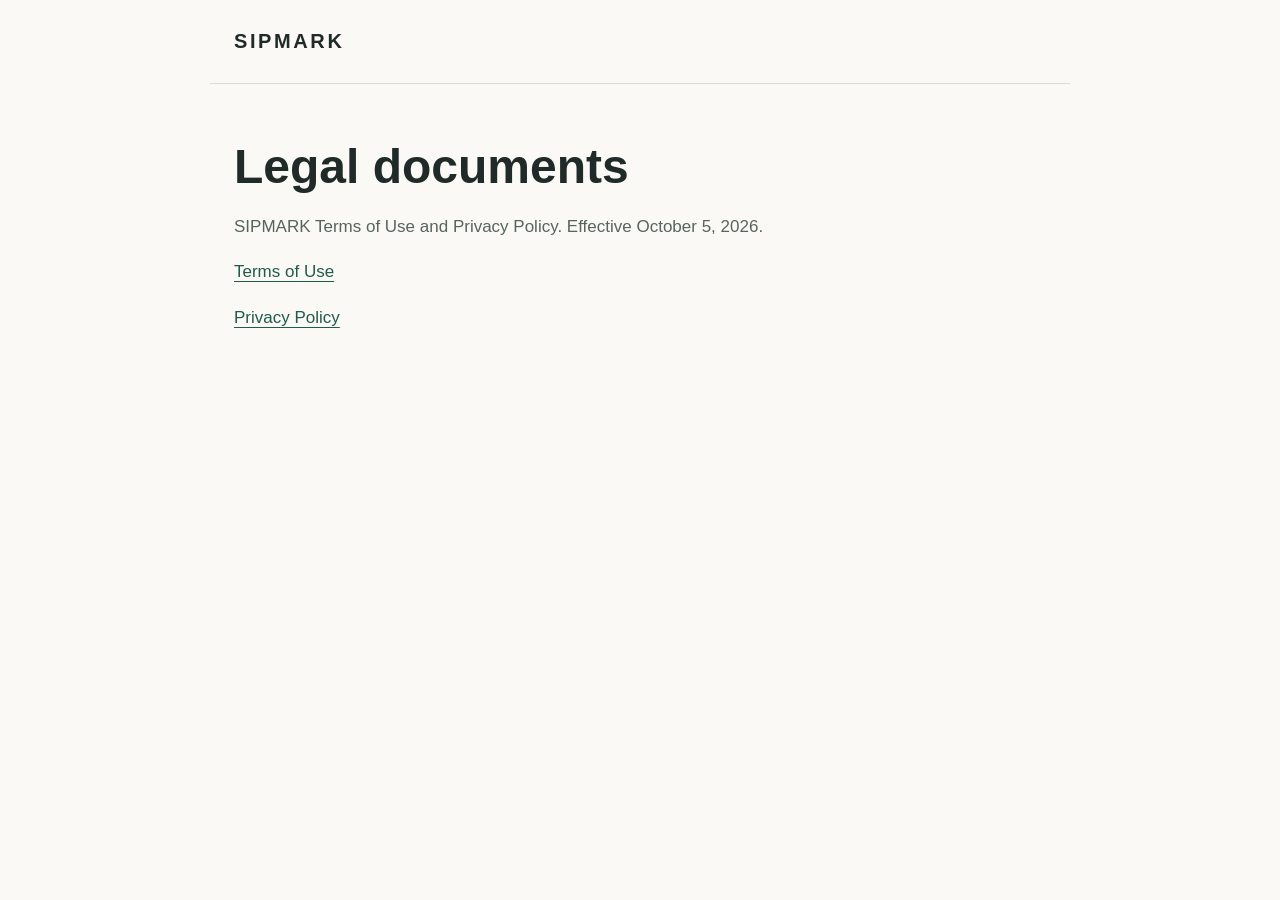
<file: index.html>
<!doctype html><html lang="en"><head><meta charset="utf-8"><meta name="viewport" content="width=device-width,initial-scale=1"><title>Legal | SIPMARK</title><link rel="stylesheet" href="styles.css"></head><body><header><b>SIPMARK</b></header><main><h1>Legal documents</h1><p class="meta">SIPMARK Terms of Use and Privacy Policy. Effective October 5, 2026.</p><p><a href="terms/">Terms of Use</a></p><p><a href="privacy/">Privacy Policy</a></p></main></body></html>
</file>
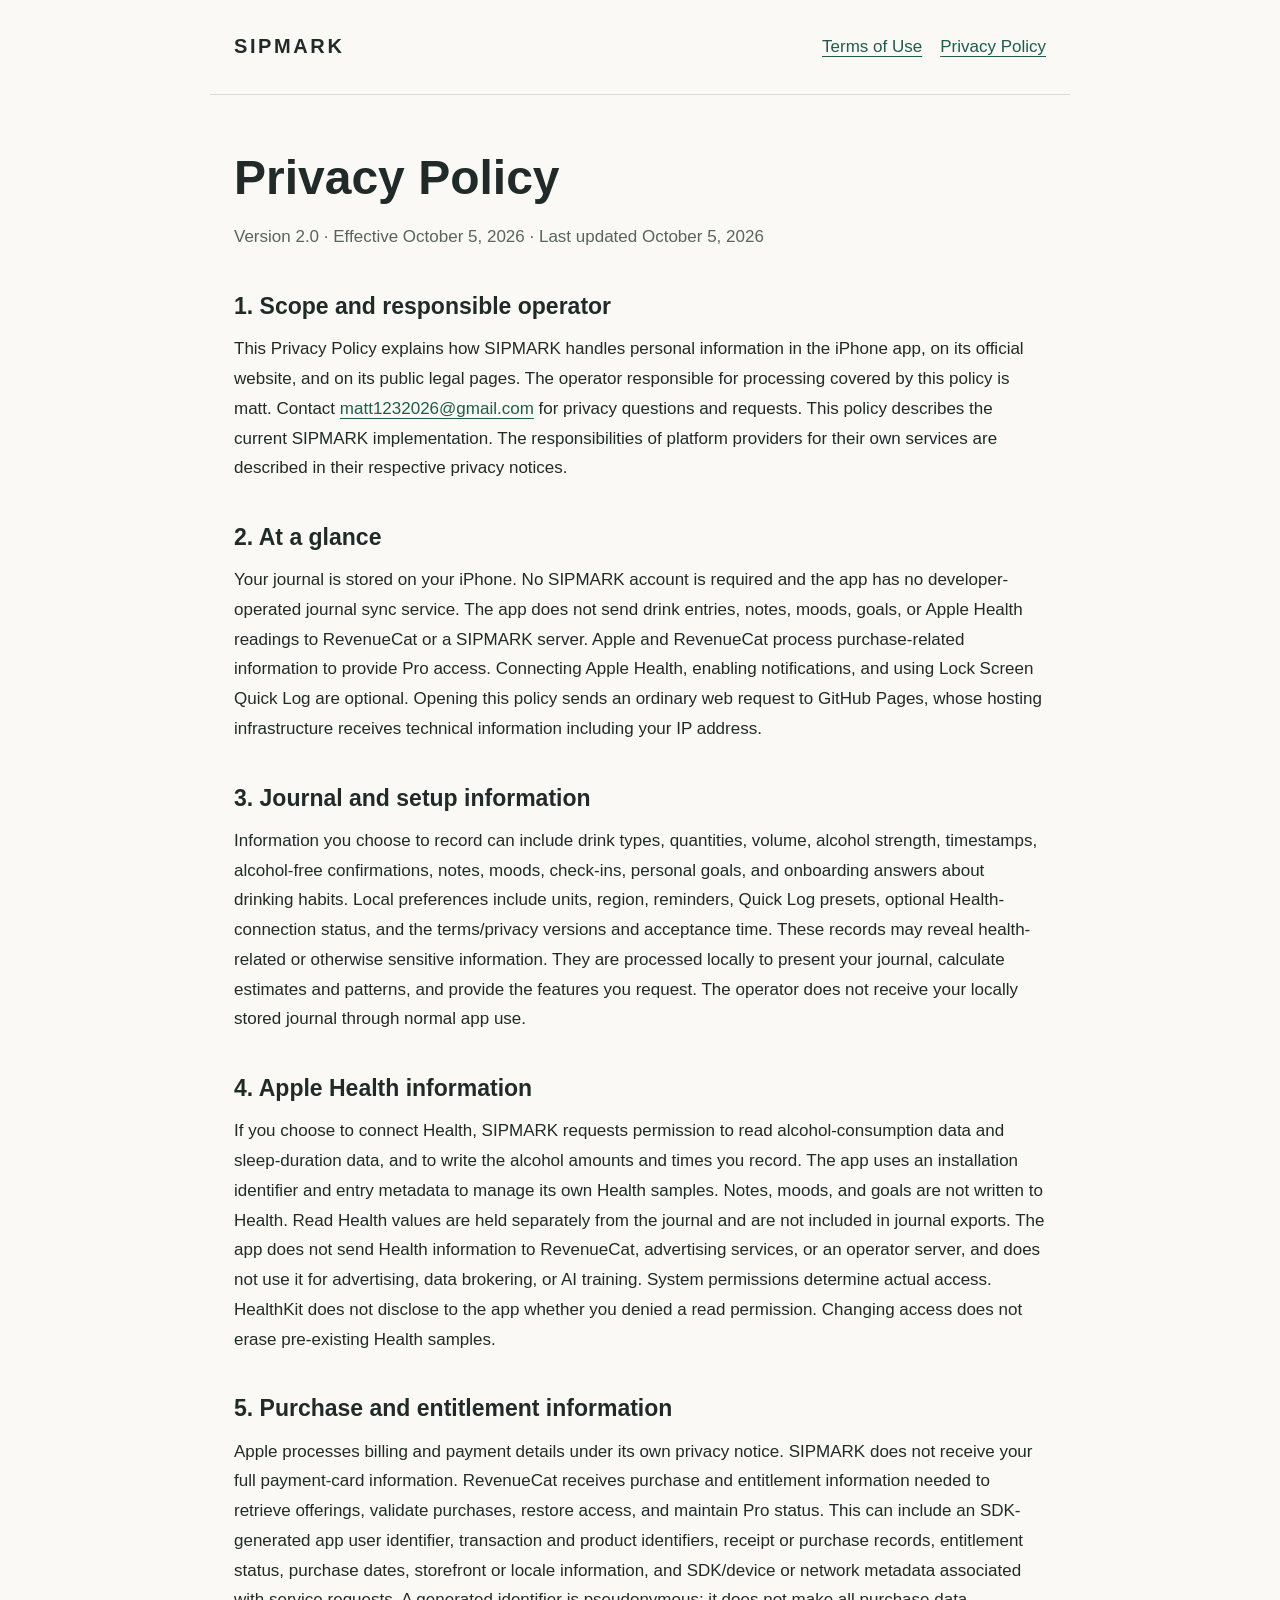
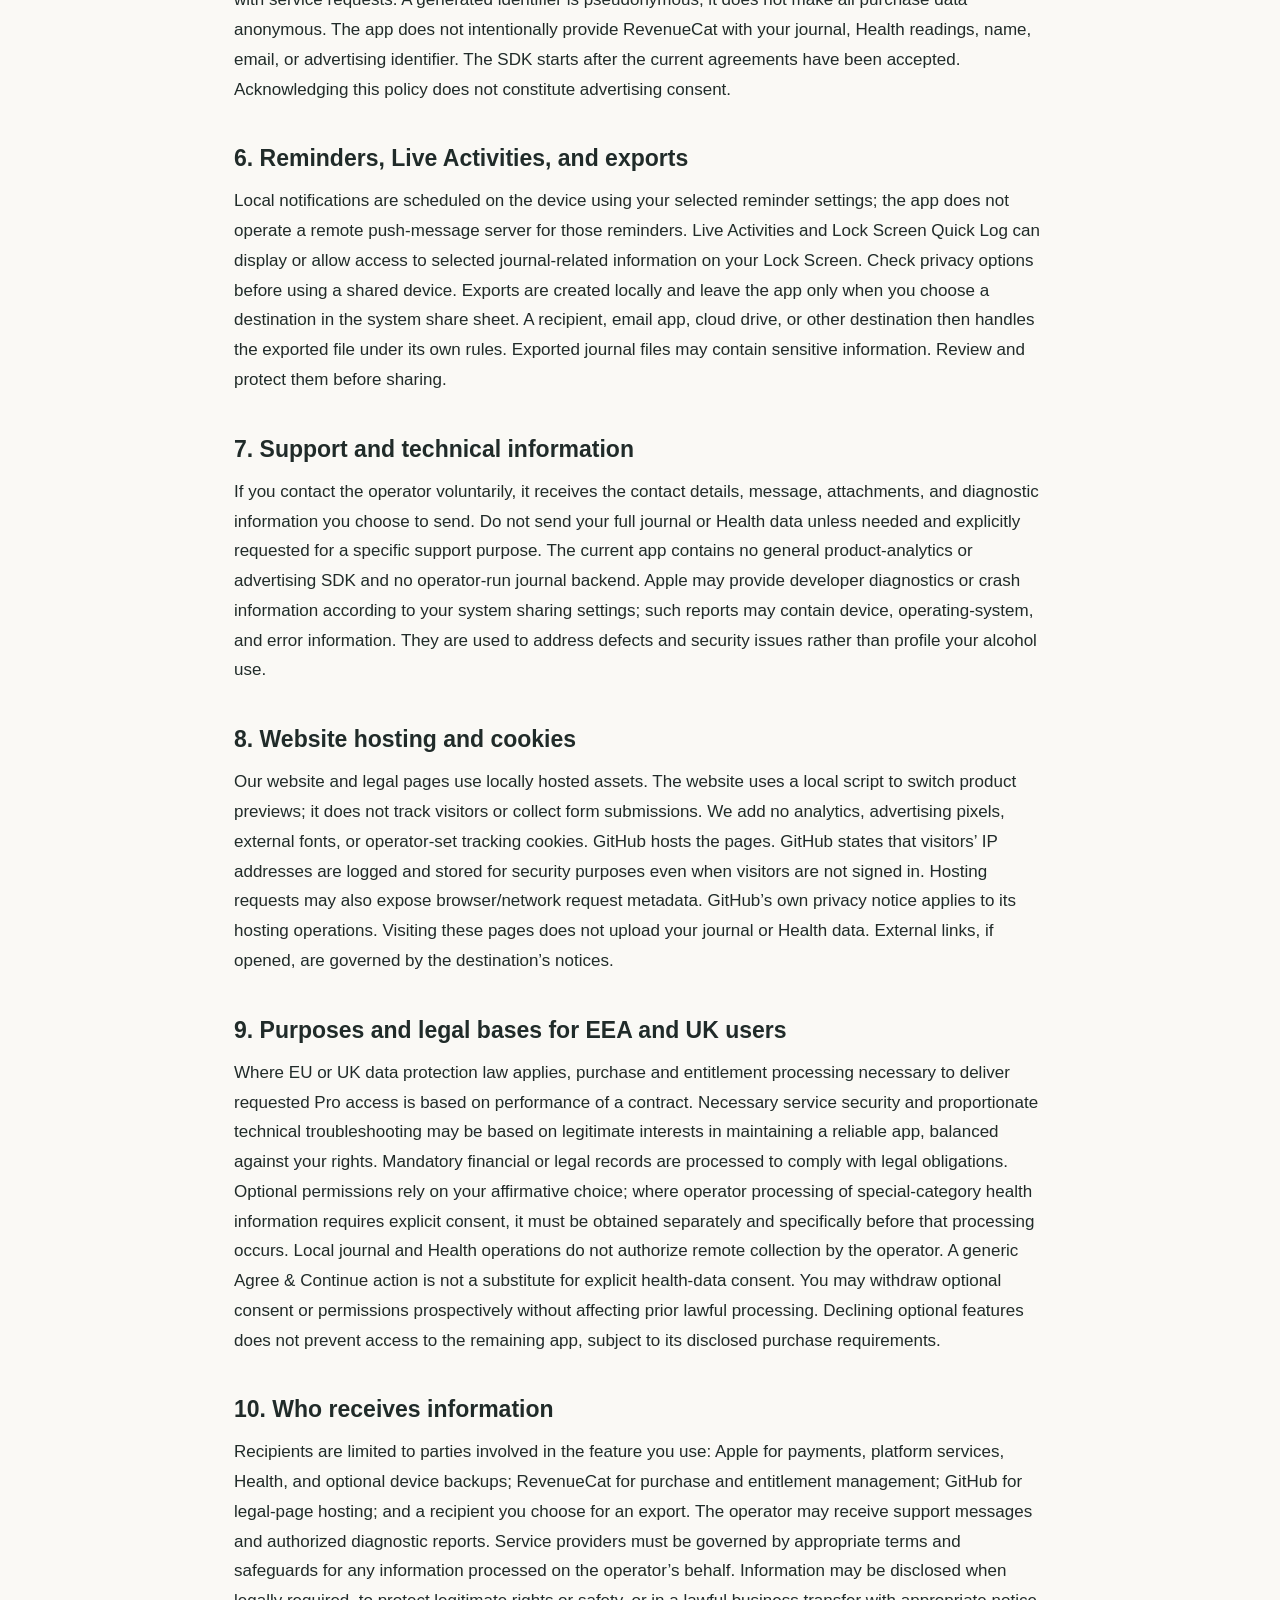
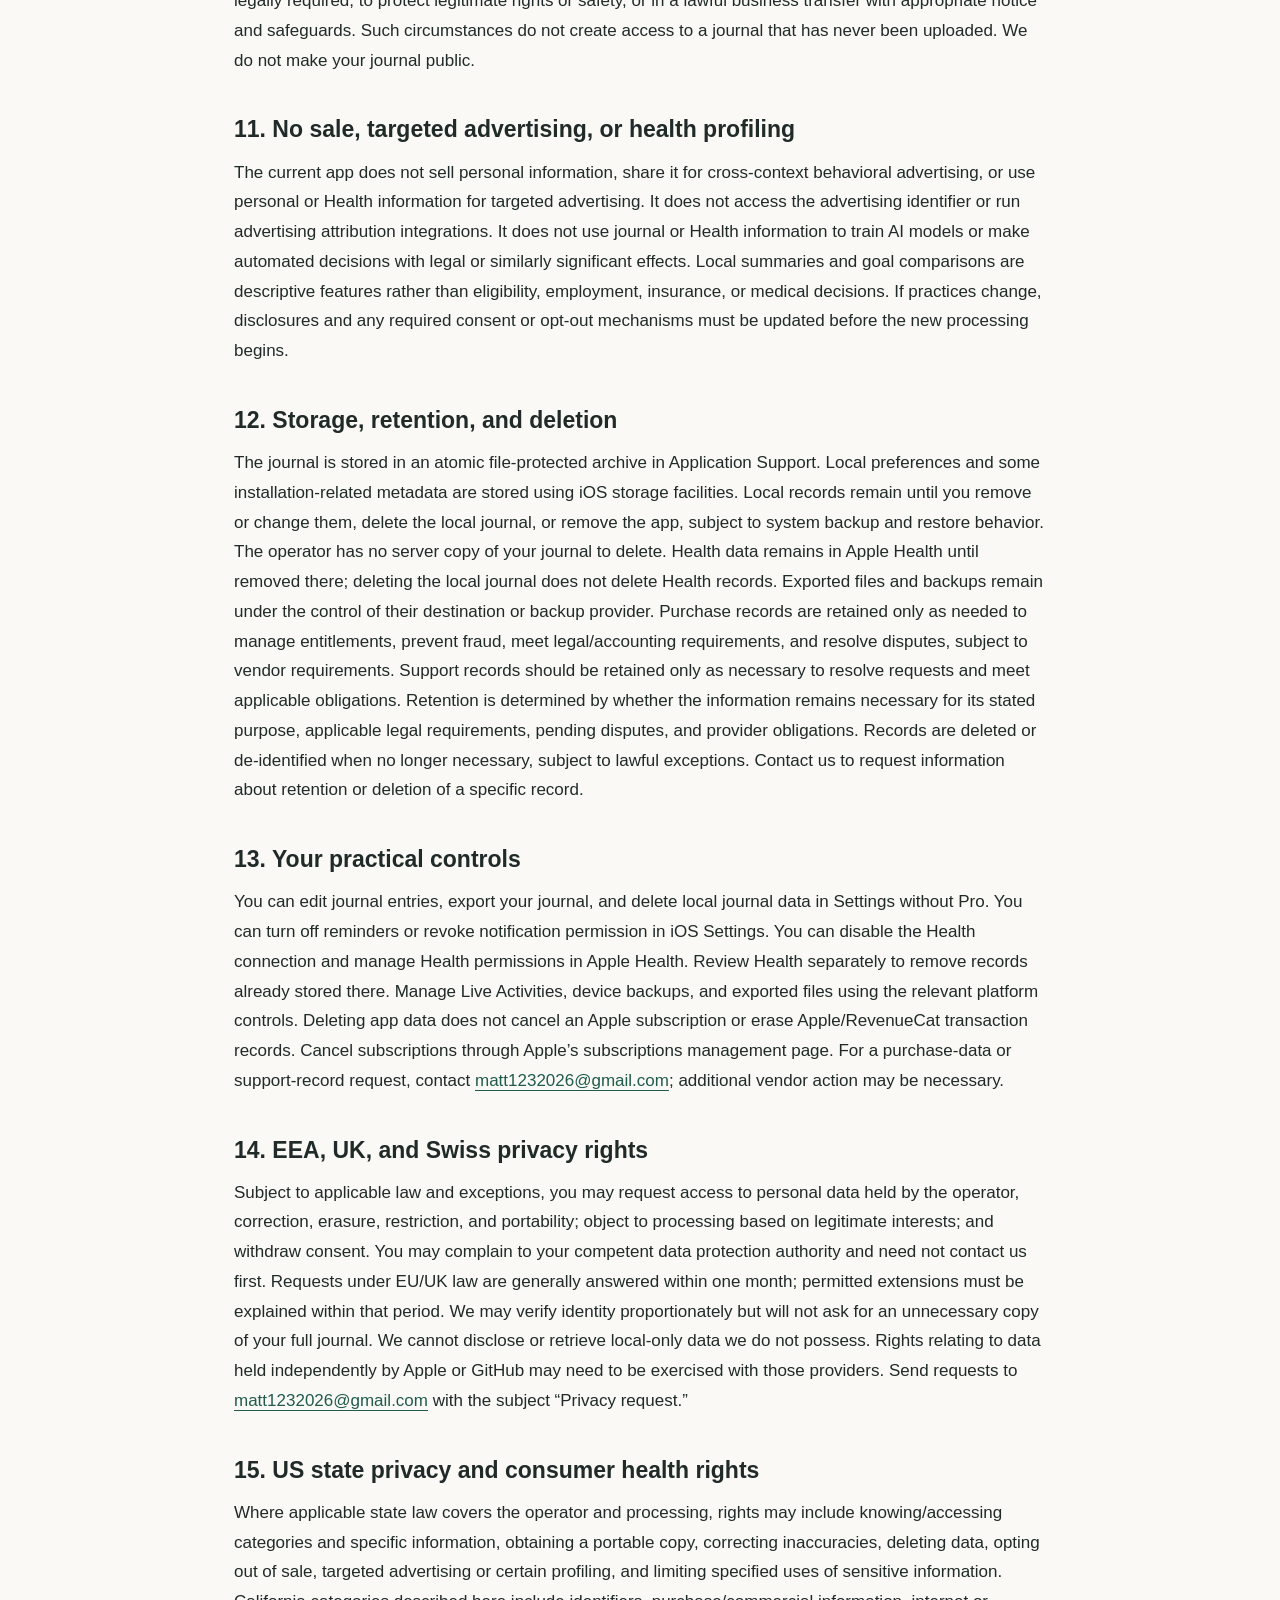
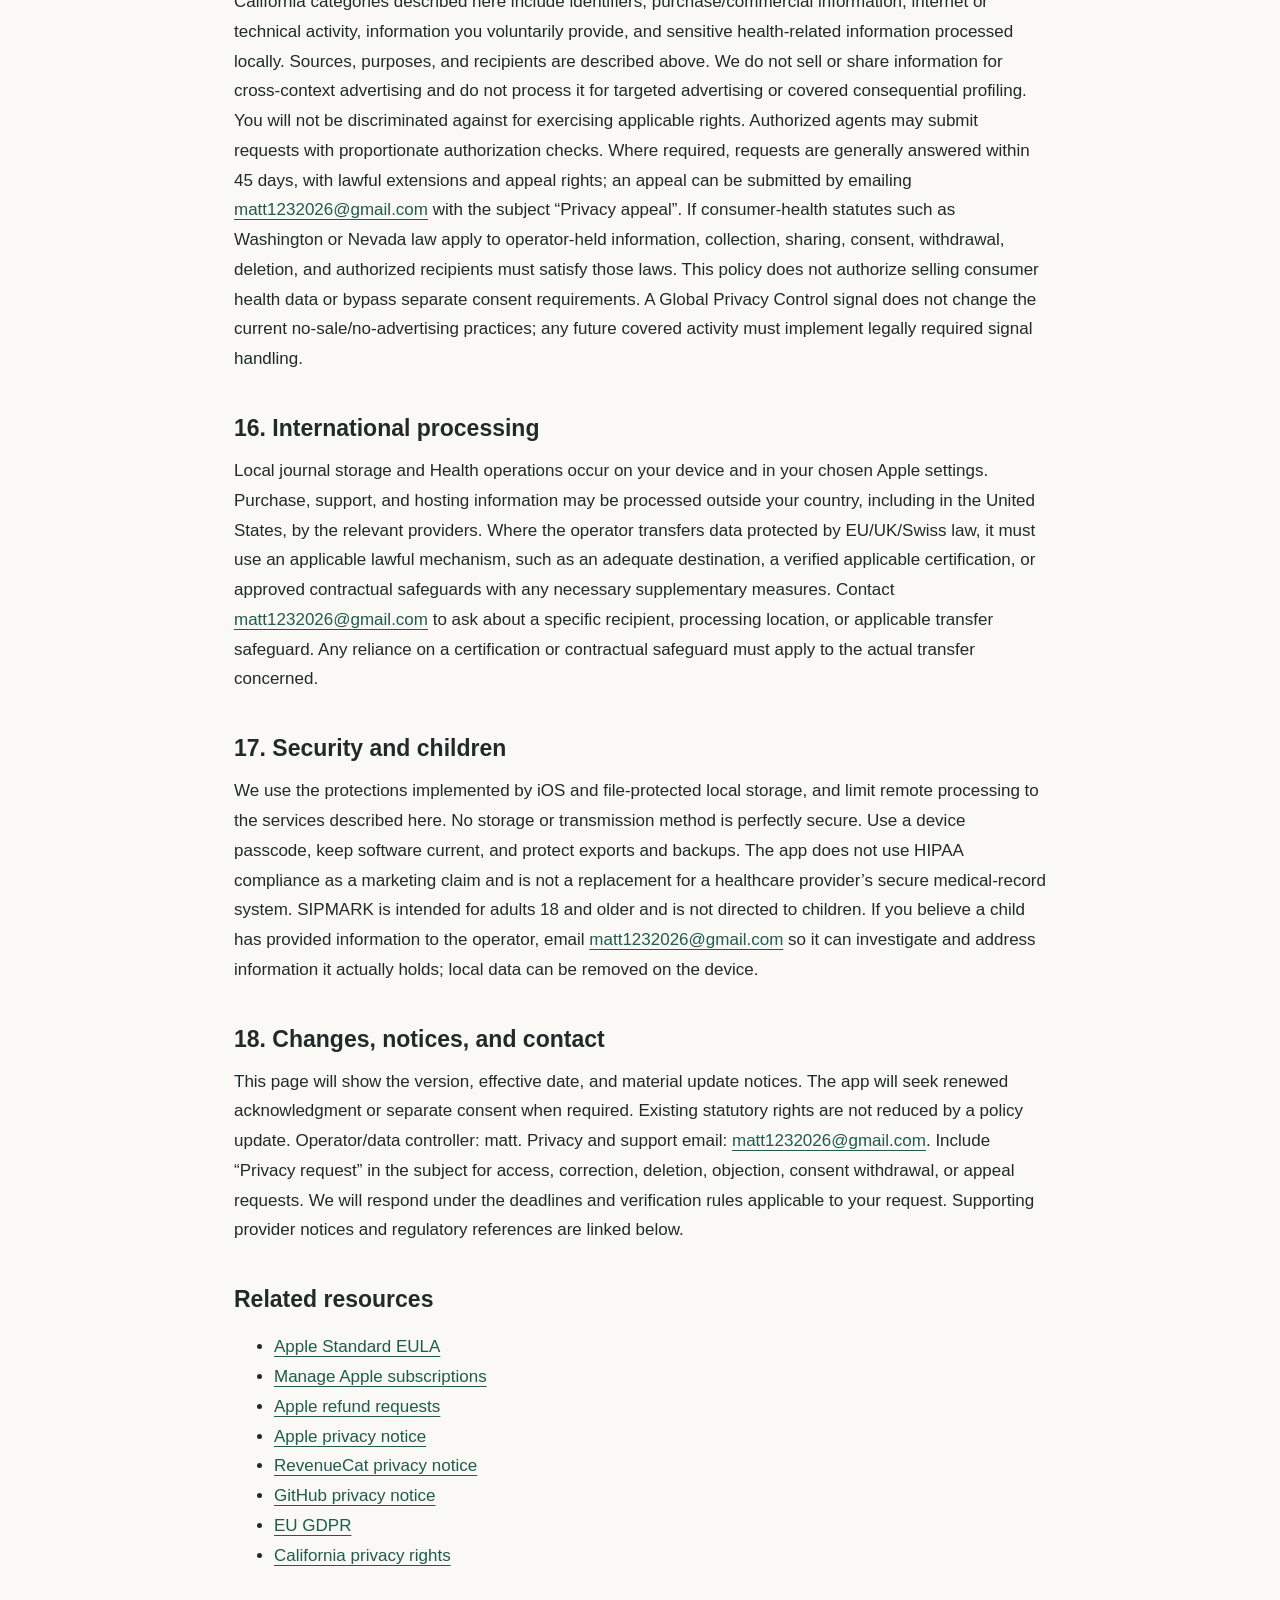
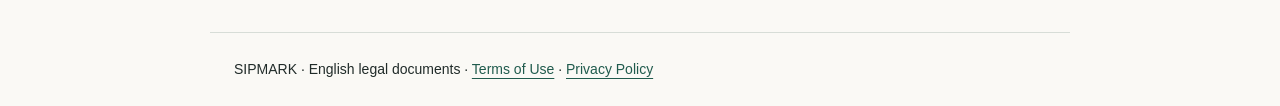
<file: privacy/index.html>
<!doctype html><html lang="en"><head><meta charset="utf-8"><meta name="viewport" content="width=device-width,initial-scale=1"><meta name="description" content="SIPMARK Privacy Policy"><title>Privacy Policy | SIPMARK</title><link rel="stylesheet" href="../styles.css"></head><body><a class="skip" href="#main">Skip to document</a><header><b>SIPMARK</b><nav aria-label="Legal documents"><a href="../terms/">Terms of Use</a><a href="../privacy/">Privacy Policy</a></nav></header><main id="main"><h1>Privacy Policy</h1><p class="meta">Version 2.0 · Effective October 5, 2026 · Last updated October 5, 2026</p><section id="section-1"><h2>1. Scope and responsible operator</h2><p>This Privacy Policy explains how SIPMARK handles personal information in the iPhone app, on its official website, and on its public legal pages. The operator responsible for processing covered by this policy is matt. Contact <a href="mailto:matt1232026@gmail.com">matt1232026@gmail.com</a> for privacy questions and requests. This policy describes the current SIPMARK implementation. The responsibilities of platform providers for their own services are described in their respective privacy notices.</p></section><section id="section-2"><h2>2. At a glance</h2><p>Your journal is stored on your iPhone. No SIPMARK account is required and the app has no developer-operated journal sync service. The app does not send drink entries, notes, moods, goals, or Apple Health readings to RevenueCat or a SIPMARK server. Apple and RevenueCat process purchase-related information to provide Pro access. Connecting Apple Health, enabling notifications, and using Lock Screen Quick Log are optional. Opening this policy sends an ordinary web request to GitHub Pages, whose hosting infrastructure receives technical information including your IP address.</p></section><section id="section-3"><h2>3. Journal and setup information</h2><p>Information you choose to record can include drink types, quantities, volume, alcohol strength, timestamps, alcohol-free confirmations, notes, moods, check-ins, personal goals, and onboarding answers about drinking habits. Local preferences include units, region, reminders, Quick Log presets, optional Health-connection status, and the terms/privacy versions and acceptance time. These records may reveal health-related or otherwise sensitive information. They are processed locally to present your journal, calculate estimates and patterns, and provide the features you request. The operator does not receive your locally stored journal through normal app use.</p></section><section id="section-4"><h2>4. Apple Health information</h2><p>If you choose to connect Health, SIPMARK requests permission to read alcohol-consumption data and sleep-duration data, and to write the alcohol amounts and times you record. The app uses an installation identifier and entry metadata to manage its own Health samples. Notes, moods, and goals are not written to Health. Read Health values are held separately from the journal and are not included in journal exports. The app does not send Health information to RevenueCat, advertising services, or an operator server, and does not use it for advertising, data brokering, or AI training. System permissions determine actual access. HealthKit does not disclose to the app whether you denied a read permission. Changing access does not erase pre-existing Health samples.</p></section><section id="section-5"><h2>5. Purchase and entitlement information</h2><p>Apple processes billing and payment details under its own privacy notice. SIPMARK does not receive your full payment-card information. RevenueCat receives purchase and entitlement information needed to retrieve offerings, validate purchases, restore access, and maintain Pro status. This can include an SDK-generated app user identifier, transaction and product identifiers, receipt or purchase records, entitlement status, purchase dates, storefront or locale information, and SDK/device or network metadata associated with service requests. A generated identifier is pseudonymous; it does not make all purchase data anonymous. The app does not intentionally provide RevenueCat with your journal, Health readings, name, email, or advertising identifier. The SDK starts after the current agreements have been accepted. Acknowledging this policy does not constitute advertising consent.</p></section><section id="section-6"><h2>6. Reminders, Live Activities, and exports</h2><p>Local notifications are scheduled on the device using your selected reminder settings; the app does not operate a remote push-message server for those reminders. Live Activities and Lock Screen Quick Log can display or allow access to selected journal-related information on your Lock Screen. Check privacy options before using a shared device. Exports are created locally and leave the app only when you choose a destination in the system share sheet. A recipient, email app, cloud drive, or other destination then handles the exported file under its own rules. Exported journal files may contain sensitive information. Review and protect them before sharing.</p></section><section id="section-7"><h2>7. Support and technical information</h2><p>If you contact the operator voluntarily, it receives the contact details, message, attachments, and diagnostic information you choose to send. Do not send your full journal or Health data unless needed and explicitly requested for a specific support purpose. The current app contains no general product-analytics or advertising SDK and no operator-run journal backend. Apple may provide developer diagnostics or crash information according to your system sharing settings; such reports may contain device, operating-system, and error information. They are used to address defects and security issues rather than profile your alcohol use.</p></section><section id="section-8"><h2>8. Website hosting and cookies</h2><p>Our website and legal pages use locally hosted assets. The website uses a local script to switch product previews; it does not track visitors or collect form submissions. We add no analytics, advertising pixels, external fonts, or operator-set tracking cookies. GitHub hosts the pages. GitHub states that visitors’ IP addresses are logged and stored for security purposes even when visitors are not signed in. Hosting requests may also expose browser/network request metadata. GitHub’s own privacy notice applies to its hosting operations. Visiting these pages does not upload your journal or Health data. External links, if opened, are governed by the destination’s notices.</p></section><section id="section-9"><h2>9. Purposes and legal bases for EEA and UK users</h2><p>Where EU or UK data protection law applies, purchase and entitlement processing necessary to deliver requested Pro access is based on performance of a contract. Necessary service security and proportionate technical troubleshooting may be based on legitimate interests in maintaining a reliable app, balanced against your rights. Mandatory financial or legal records are processed to comply with legal obligations. Optional permissions rely on your affirmative choice; where operator processing of special-category health information requires explicit consent, it must be obtained separately and specifically before that processing occurs. Local journal and Health operations do not authorize remote collection by the operator. A generic Agree &amp; Continue action is not a substitute for explicit health-data consent. You may withdraw optional consent or permissions prospectively without affecting prior lawful processing. Declining optional features does not prevent access to the remaining app, subject to its disclosed purchase requirements.</p></section><section id="section-10"><h2>10. Who receives information</h2><p>Recipients are limited to parties involved in the feature you use: Apple for payments, platform services, Health, and optional device backups; RevenueCat for purchase and entitlement management; GitHub for legal-page hosting; and a recipient you choose for an export. The operator may receive support messages and authorized diagnostic reports. Service providers must be governed by appropriate terms and safeguards for any information processed on the operator’s behalf. Information may be disclosed when legally required, to protect legitimate rights or safety, or in a lawful business transfer with appropriate notice and safeguards. Such circumstances do not create access to a journal that has never been uploaded. We do not make your journal public.</p></section><section id="section-11"><h2>11. No sale, targeted advertising, or health profiling</h2><p>The current app does not sell personal information, share it for cross-context behavioral advertising, or use personal or Health information for targeted advertising. It does not access the advertising identifier or run advertising attribution integrations. It does not use journal or Health information to train AI models or make automated decisions with legal or similarly significant effects. Local summaries and goal comparisons are descriptive features rather than eligibility, employment, insurance, or medical decisions. If practices change, disclosures and any required consent or opt-out mechanisms must be updated before the new processing begins.</p></section><section id="section-12"><h2>12. Storage, retention, and deletion</h2><p>The journal is stored in an atomic file-protected archive in Application Support. Local preferences and some installation-related metadata are stored using iOS storage facilities. Local records remain until you remove or change them, delete the local journal, or remove the app, subject to system backup and restore behavior. The operator has no server copy of your journal to delete. Health data remains in Apple Health until removed there; deleting the local journal does not delete Health records. Exported files and backups remain under the control of their destination or backup provider. Purchase records are retained only as needed to manage entitlements, prevent fraud, meet legal/accounting requirements, and resolve disputes, subject to vendor requirements. Support records should be retained only as necessary to resolve requests and meet applicable obligations. Retention is determined by whether the information remains necessary for its stated purpose, applicable legal requirements, pending disputes, and provider obligations. Records are deleted or de-identified when no longer necessary, subject to lawful exceptions. Contact us to request information about retention or deletion of a specific record.</p></section><section id="section-13"><h2>13. Your practical controls</h2><p>You can edit journal entries, export your journal, and delete local journal data in Settings without Pro. You can turn off reminders or revoke notification permission in iOS Settings. You can disable the Health connection and manage Health permissions in Apple Health. Review Health separately to remove records already stored there. Manage Live Activities, device backups, and exported files using the relevant platform controls. Deleting app data does not cancel an Apple subscription or erase Apple/RevenueCat transaction records. Cancel subscriptions through Apple’s subscriptions management page. For a purchase-data or support-record request, contact <a href="mailto:matt1232026@gmail.com">matt1232026@gmail.com</a>; additional vendor action may be necessary.</p></section><section id="section-14"><h2>14. EEA, UK, and Swiss privacy rights</h2><p>Subject to applicable law and exceptions, you may request access to personal data held by the operator, correction, erasure, restriction, and portability; object to processing based on legitimate interests; and withdraw consent. You may complain to your competent data protection authority and need not contact us first. Requests under EU/UK law are generally answered within one month; permitted extensions must be explained within that period. We may verify identity proportionately but will not ask for an unnecessary copy of your full journal. We cannot disclose or retrieve local-only data we do not possess. Rights relating to data held independently by Apple or GitHub may need to be exercised with those providers. Send requests to <a href="mailto:matt1232026@gmail.com">matt1232026@gmail.com</a> with the subject “Privacy request.”</p></section><section id="section-15"><h2>15. US state privacy and consumer health rights</h2><p>Where applicable state law covers the operator and processing, rights may include knowing/accessing categories and specific information, obtaining a portable copy, correcting inaccuracies, deleting data, opting out of sale, targeted advertising or certain profiling, and limiting specified uses of sensitive information. California categories described here include identifiers, purchase/commercial information, internet or technical activity, information you voluntarily provide, and sensitive health-related information processed locally. Sources, purposes, and recipients are described above. We do not sell or share information for cross-context advertising and do not process it for targeted advertising or covered consequential profiling. You will not be discriminated against for exercising applicable rights. Authorized agents may submit requests with proportionate authorization checks. Where required, requests are generally answered within 45 days, with lawful extensions and appeal rights; an appeal can be submitted by emailing <a href="mailto:matt1232026@gmail.com">matt1232026@gmail.com</a> with the subject “Privacy appeal”. If consumer-health statutes such as Washington or Nevada law apply to operator-held information, collection, sharing, consent, withdrawal, deletion, and authorized recipients must satisfy those laws. This policy does not authorize selling consumer health data or bypass separate consent requirements. A Global Privacy Control signal does not change the current no-sale/no-advertising practices; any future covered activity must implement legally required signal handling.</p></section><section id="section-16"><h2>16. International processing</h2><p>Local journal storage and Health operations occur on your device and in your chosen Apple settings. Purchase, support, and hosting information may be processed outside your country, including in the United States, by the relevant providers. Where the operator transfers data protected by EU/UK/Swiss law, it must use an applicable lawful mechanism, such as an adequate destination, a verified applicable certification, or approved contractual safeguards with any necessary supplementary measures. Contact <a href="mailto:matt1232026@gmail.com">matt1232026@gmail.com</a> to ask about a specific recipient, processing location, or applicable transfer safeguard. Any reliance on a certification or contractual safeguard must apply to the actual transfer concerned.</p></section><section id="section-17"><h2>17. Security and children</h2><p>We use the protections implemented by iOS and file-protected local storage, and limit remote processing to the services described here. No storage or transmission method is perfectly secure. Use a device passcode, keep software current, and protect exports and backups. The app does not use HIPAA compliance as a marketing claim and is not a replacement for a healthcare provider’s secure medical-record system. SIPMARK is intended for adults 18 and older and is not directed to children. If you believe a child has provided information to the operator, email <a href="mailto:matt1232026@gmail.com">matt1232026@gmail.com</a> so it can investigate and address information it actually holds; local data can be removed on the device.</p></section><section id="section-18"><h2>18. Changes, notices, and contact</h2><p>This page will show the version, effective date, and material update notices. The app will seek renewed acknowledgment or separate consent when required. Existing statutory rights are not reduced by a policy update. Operator/data controller: matt. Privacy and support email: <a href="mailto:matt1232026@gmail.com">matt1232026@gmail.com</a>. Include “Privacy request” in the subject for access, correction, deletion, objection, consent withdrawal, or appeal requests. We will respond under the deadlines and verification rules applicable to your request. Supporting provider notices and regulatory references are linked below.</p></section><section><h2>Related resources</h2><ul><li><a href="https://www.apple.com/legal/internet-services/itunes/dev/stdeula/">Apple Standard EULA</a></li><li><a href="https://apps.apple.com/account/subscriptions">Manage Apple subscriptions</a></li><li><a href="https://reportaproblem.apple.com/">Apple refund requests</a></li><li><a href="https://www.apple.com/legal/privacy/">Apple privacy notice</a></li><li><a href="https://www.revenuecat.com/privacy/">RevenueCat privacy notice</a></li><li><a href="https://docs.github.com/en/site-policy/privacy-policies/github-general-privacy-statement">GitHub privacy notice</a></li><li><a href="https://eur-lex.europa.eu/eli/reg/2016/679/oj/eng">EU GDPR</a></li><li><a href="https://oag.ca.gov/privacy/ccpa">California privacy rights</a></li></ul></section></main><footer>SIPMARK · English legal documents · <a href="../terms/">Terms of Use</a> · <a href="../privacy/">Privacy Policy</a></footer></body></html>
</file>
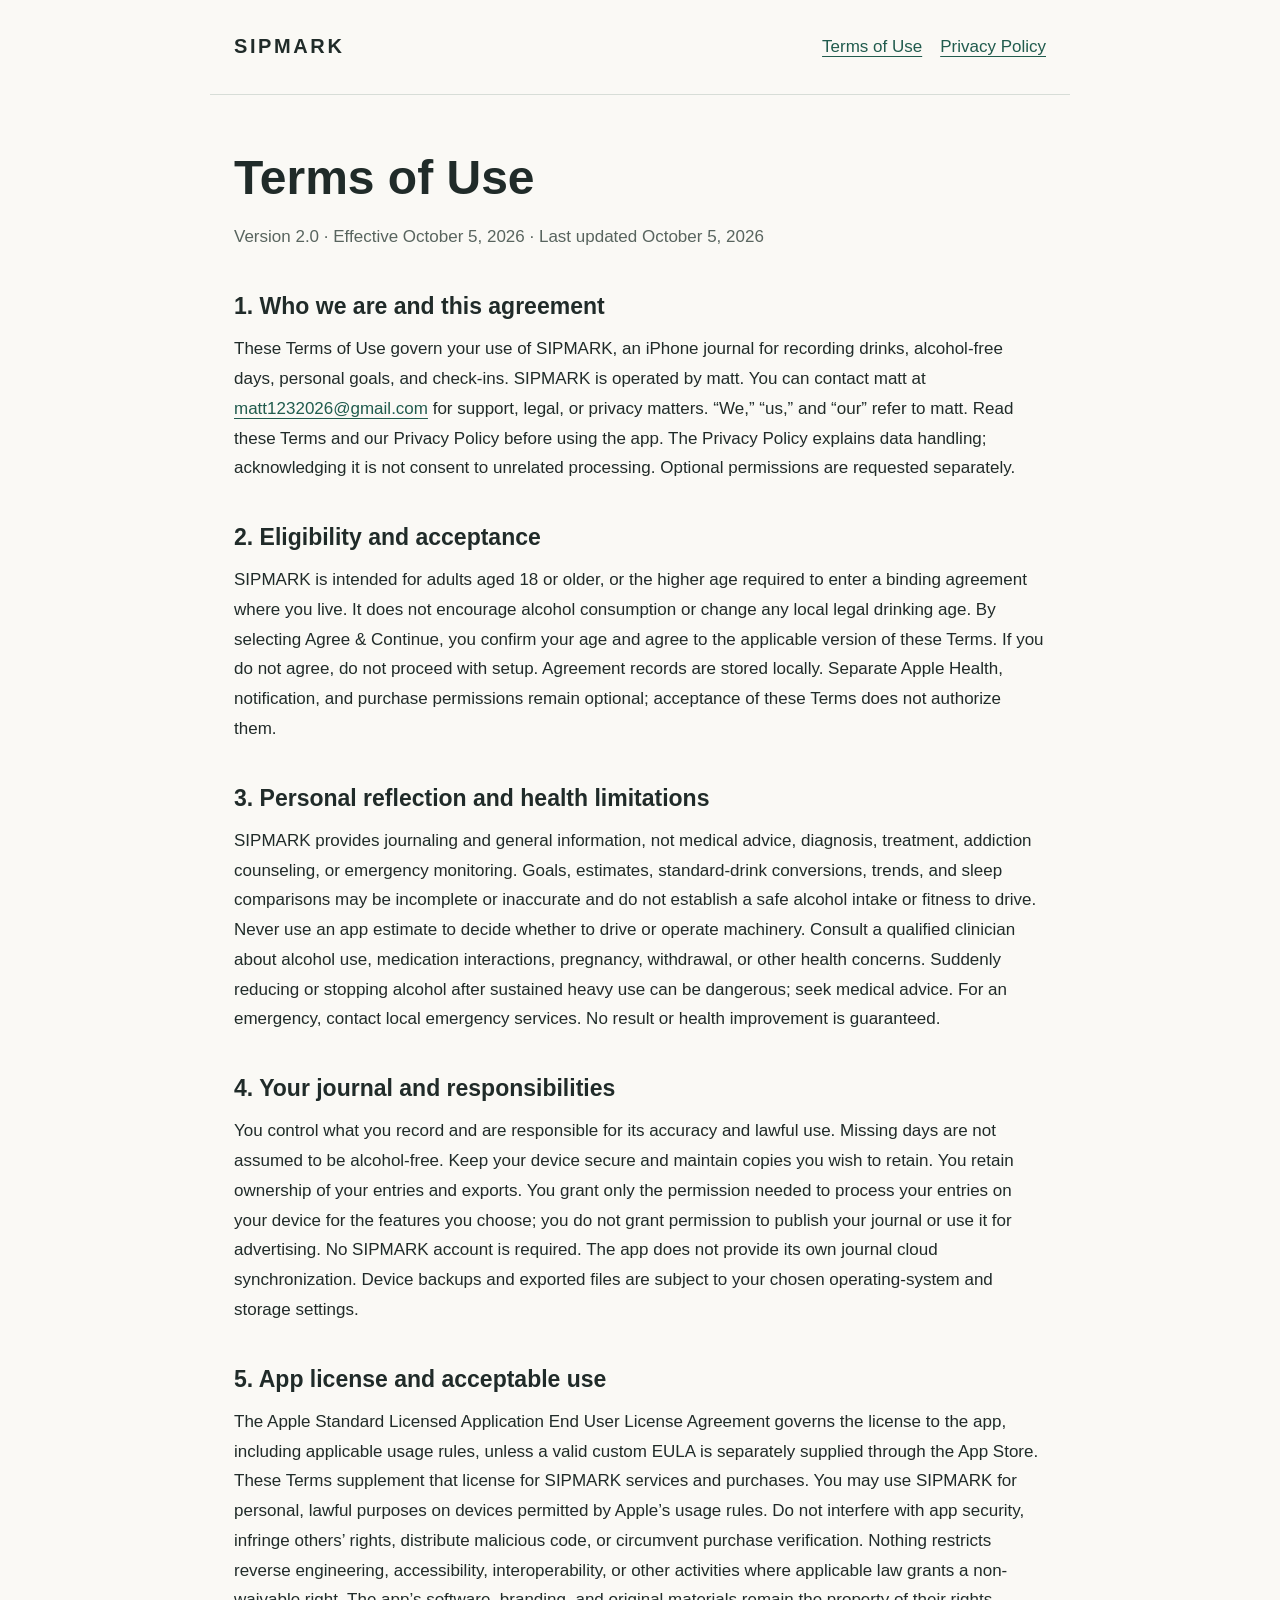
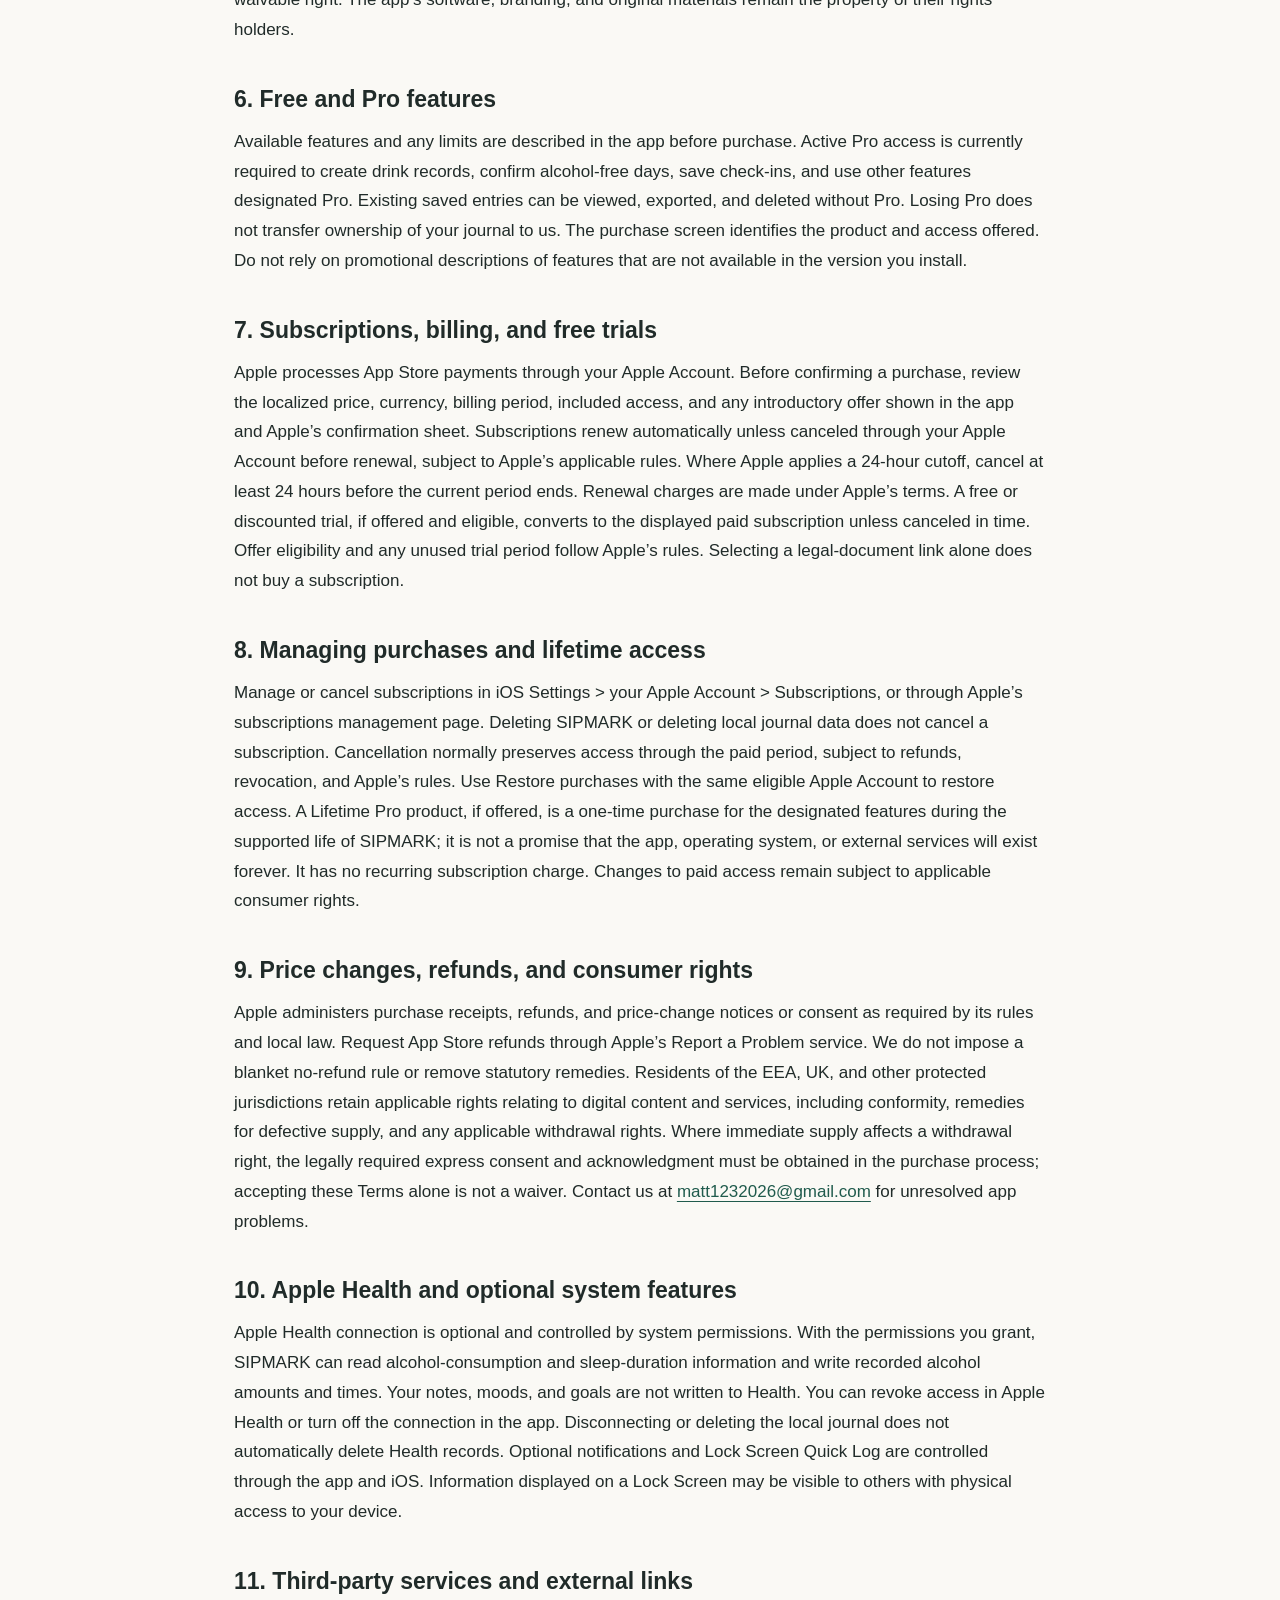
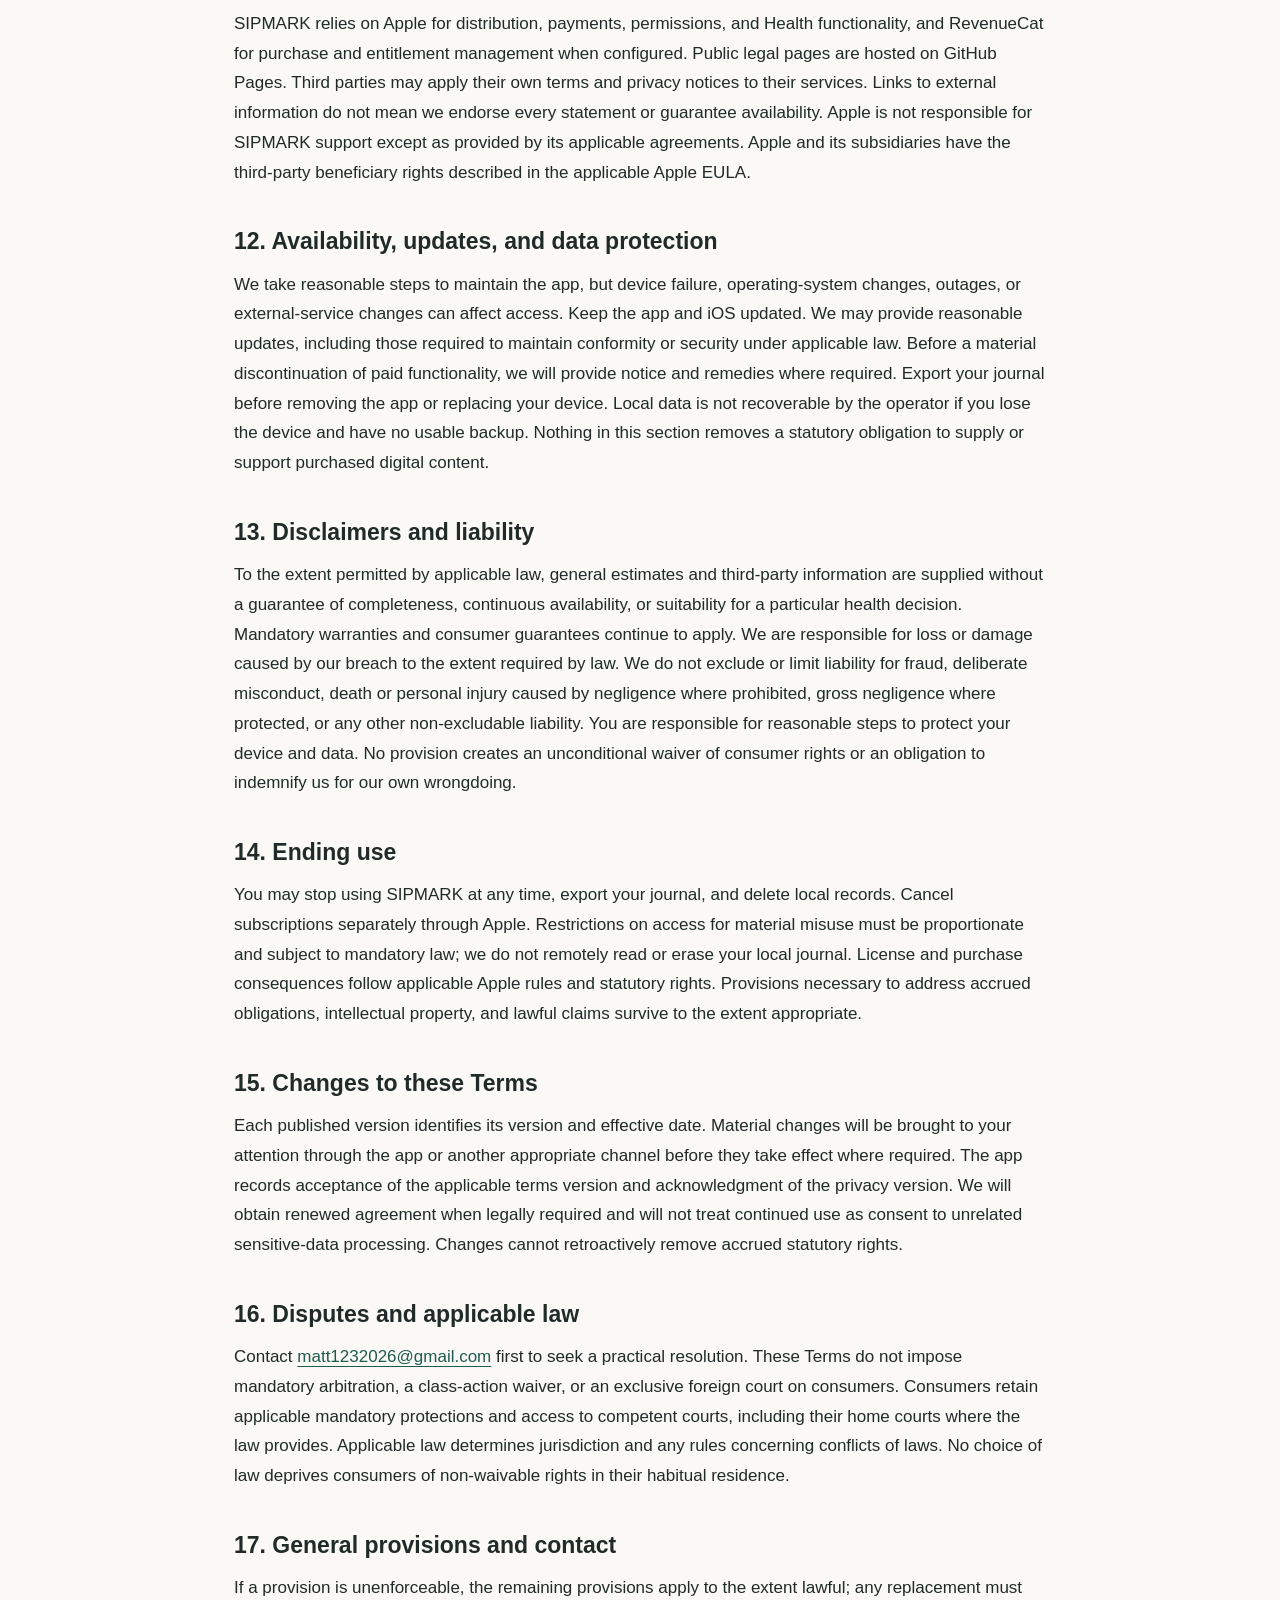
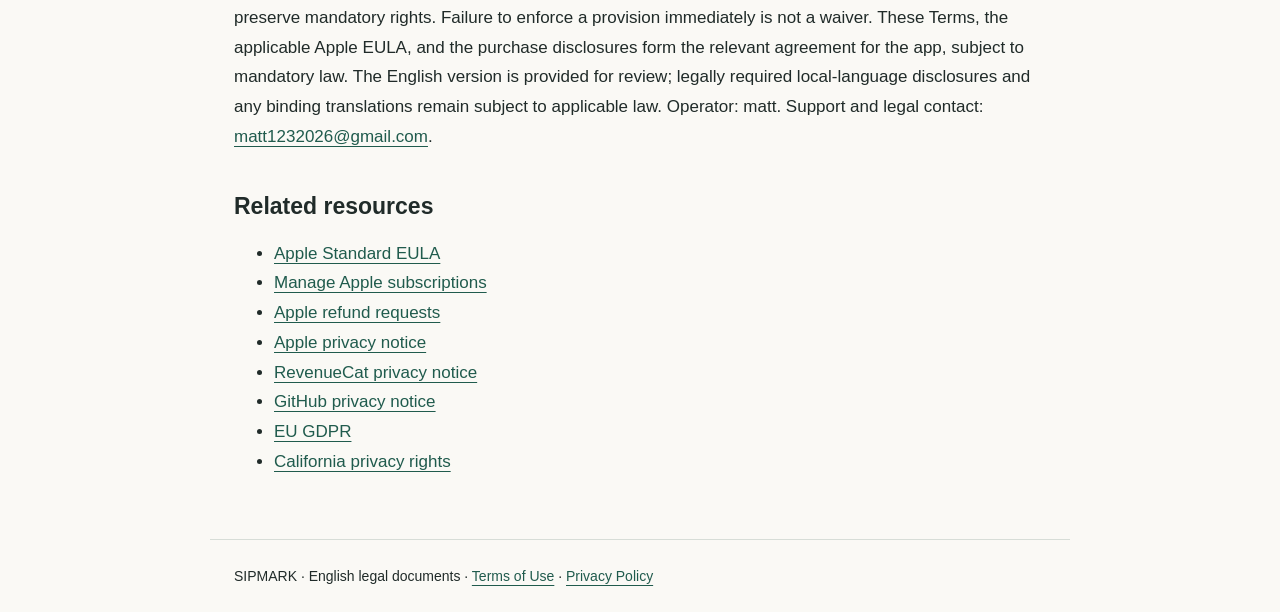
<file: terms/index.html>
<!doctype html><html lang="en"><head><meta charset="utf-8"><meta name="viewport" content="width=device-width,initial-scale=1"><meta name="description" content="SIPMARK Terms of Use"><title>Terms of Use | SIPMARK</title><link rel="stylesheet" href="../styles.css"></head><body><a class="skip" href="#main">Skip to document</a><header><b>SIPMARK</b><nav aria-label="Legal documents"><a href="../terms/">Terms of Use</a><a href="../privacy/">Privacy Policy</a></nav></header><main id="main"><h1>Terms of Use</h1><p class="meta">Version 2.0 · Effective October 5, 2026 · Last updated October 5, 2026</p><section id="section-1"><h2>1. Who we are and this agreement</h2><p>These Terms of Use govern your use of SIPMARK, an iPhone journal for recording drinks, alcohol-free days, personal goals, and check-ins. SIPMARK is operated by matt. You can contact matt at <a href="mailto:matt1232026@gmail.com">matt1232026@gmail.com</a> for support, legal, or privacy matters. “We,” “us,” and “our” refer to matt. Read these Terms and our Privacy Policy before using the app. The Privacy Policy explains data handling; acknowledging it is not consent to unrelated processing. Optional permissions are requested separately.</p></section><section id="section-2"><h2>2. Eligibility and acceptance</h2><p>SIPMARK is intended for adults aged 18 or older, or the higher age required to enter a binding agreement where you live. It does not encourage alcohol consumption or change any local legal drinking age. By selecting Agree &amp; Continue, you confirm your age and agree to the applicable version of these Terms. If you do not agree, do not proceed with setup. Agreement records are stored locally. Separate Apple Health, notification, and purchase permissions remain optional; acceptance of these Terms does not authorize them.</p></section><section id="section-3"><h2>3. Personal reflection and health limitations</h2><p>SIPMARK provides journaling and general information, not medical advice, diagnosis, treatment, addiction counseling, or emergency monitoring. Goals, estimates, standard-drink conversions, trends, and sleep comparisons may be incomplete or inaccurate and do not establish a safe alcohol intake or fitness to drive. Never use an app estimate to decide whether to drive or operate machinery. Consult a qualified clinician about alcohol use, medication interactions, pregnancy, withdrawal, or other health concerns. Suddenly reducing or stopping alcohol after sustained heavy use can be dangerous; seek medical advice. For an emergency, contact local emergency services. No result or health improvement is guaranteed.</p></section><section id="section-4"><h2>4. Your journal and responsibilities</h2><p>You control what you record and are responsible for its accuracy and lawful use. Missing days are not assumed to be alcohol-free. Keep your device secure and maintain copies you wish to retain. You retain ownership of your entries and exports. You grant only the permission needed to process your entries on your device for the features you choose; you do not grant permission to publish your journal or use it for advertising. No SIPMARK account is required. The app does not provide its own journal cloud synchronization. Device backups and exported files are subject to your chosen operating-system and storage settings.</p></section><section id="section-5"><h2>5. App license and acceptable use</h2><p>The Apple Standard Licensed Application End User License Agreement governs the license to the app, including applicable usage rules, unless a valid custom EULA is separately supplied through the App Store. These Terms supplement that license for SIPMARK services and purchases. You may use SIPMARK for personal, lawful purposes on devices permitted by Apple’s usage rules. Do not interfere with app security, infringe others’ rights, distribute malicious code, or circumvent purchase verification. Nothing restricts reverse engineering, accessibility, interoperability, or other activities where applicable law grants a non-waivable right. The app’s software, branding, and original materials remain the property of their rights holders.</p></section><section id="section-6"><h2>6. Free and Pro features</h2><p>Available features and any limits are described in the app before purchase. Active Pro access is currently required to create drink records, confirm alcohol-free days, save check-ins, and use other features designated Pro. Existing saved entries can be viewed, exported, and deleted without Pro. Losing Pro does not transfer ownership of your journal to us. The purchase screen identifies the product and access offered. Do not rely on promotional descriptions of features that are not available in the version you install.</p></section><section id="section-7"><h2>7. Subscriptions, billing, and free trials</h2><p>Apple processes App Store payments through your Apple Account. Before confirming a purchase, review the localized price, currency, billing period, included access, and any introductory offer shown in the app and Apple’s confirmation sheet. Subscriptions renew automatically unless canceled through your Apple Account before renewal, subject to Apple’s applicable rules. Where Apple applies a 24-hour cutoff, cancel at least 24 hours before the current period ends. Renewal charges are made under Apple’s terms. A free or discounted trial, if offered and eligible, converts to the displayed paid subscription unless canceled in time. Offer eligibility and any unused trial period follow Apple’s rules. Selecting a legal-document link alone does not buy a subscription.</p></section><section id="section-8"><h2>8. Managing purchases and lifetime access</h2><p>Manage or cancel subscriptions in iOS Settings &gt; your Apple Account &gt; Subscriptions, or through Apple’s subscriptions management page. Deleting SIPMARK or deleting local journal data does not cancel a subscription. Cancellation normally preserves access through the paid period, subject to refunds, revocation, and Apple’s rules. Use Restore purchases with the same eligible Apple Account to restore access. A Lifetime Pro product, if offered, is a one-time purchase for the designated features during the supported life of SIPMARK; it is not a promise that the app, operating system, or external services will exist forever. It has no recurring subscription charge. Changes to paid access remain subject to applicable consumer rights.</p></section><section id="section-9"><h2>9. Price changes, refunds, and consumer rights</h2><p>Apple administers purchase receipts, refunds, and price-change notices or consent as required by its rules and local law. Request App Store refunds through Apple’s Report a Problem service. We do not impose a blanket no-refund rule or remove statutory remedies. Residents of the EEA, UK, and other protected jurisdictions retain applicable rights relating to digital content and services, including conformity, remedies for defective supply, and any applicable withdrawal rights. Where immediate supply affects a withdrawal right, the legally required express consent and acknowledgment must be obtained in the purchase process; accepting these Terms alone is not a waiver. Contact us at <a href="mailto:matt1232026@gmail.com">matt1232026@gmail.com</a> for unresolved app problems.</p></section><section id="section-10"><h2>10. Apple Health and optional system features</h2><p>Apple Health connection is optional and controlled by system permissions. With the permissions you grant, SIPMARK can read alcohol-consumption and sleep-duration information and write recorded alcohol amounts and times. Your notes, moods, and goals are not written to Health. You can revoke access in Apple Health or turn off the connection in the app. Disconnecting or deleting the local journal does not automatically delete Health records. Optional notifications and Lock Screen Quick Log are controlled through the app and iOS. Information displayed on a Lock Screen may be visible to others with physical access to your device.</p></section><section id="section-11"><h2>11. Third-party services and external links</h2><p>SIPMARK relies on Apple for distribution, payments, permissions, and Health functionality, and RevenueCat for purchase and entitlement management when configured. Public legal pages are hosted on GitHub Pages. Third parties may apply their own terms and privacy notices to their services. Links to external information do not mean we endorse every statement or guarantee availability. Apple is not responsible for SIPMARK support except as provided by its applicable agreements. Apple and its subsidiaries have the third-party beneficiary rights described in the applicable Apple EULA.</p></section><section id="section-12"><h2>12. Availability, updates, and data protection</h2><p>We take reasonable steps to maintain the app, but device failure, operating-system changes, outages, or external-service changes can affect access. Keep the app and iOS updated. We may provide reasonable updates, including those required to maintain conformity or security under applicable law. Before a material discontinuation of paid functionality, we will provide notice and remedies where required. Export your journal before removing the app or replacing your device. Local data is not recoverable by the operator if you lose the device and have no usable backup. Nothing in this section removes a statutory obligation to supply or support purchased digital content.</p></section><section id="section-13"><h2>13. Disclaimers and liability</h2><p>To the extent permitted by applicable law, general estimates and third-party information are supplied without a guarantee of completeness, continuous availability, or suitability for a particular health decision. Mandatory warranties and consumer guarantees continue to apply. We are responsible for loss or damage caused by our breach to the extent required by law. We do not exclude or limit liability for fraud, deliberate misconduct, death or personal injury caused by negligence where prohibited, gross negligence where protected, or any other non-excludable liability. You are responsible for reasonable steps to protect your device and data. No provision creates an unconditional waiver of consumer rights or an obligation to indemnify us for our own wrongdoing.</p></section><section id="section-14"><h2>14. Ending use</h2><p>You may stop using SIPMARK at any time, export your journal, and delete local records. Cancel subscriptions separately through Apple. Restrictions on access for material misuse must be proportionate and subject to mandatory law; we do not remotely read or erase your local journal. License and purchase consequences follow applicable Apple rules and statutory rights. Provisions necessary to address accrued obligations, intellectual property, and lawful claims survive to the extent appropriate.</p></section><section id="section-15"><h2>15. Changes to these Terms</h2><p>Each published version identifies its version and effective date. Material changes will be brought to your attention through the app or another appropriate channel before they take effect where required. The app records acceptance of the applicable terms version and acknowledgment of the privacy version. We will obtain renewed agreement when legally required and will not treat continued use as consent to unrelated sensitive-data processing. Changes cannot retroactively remove accrued statutory rights.</p></section><section id="section-16"><h2>16. Disputes and applicable law</h2><p>Contact <a href="mailto:matt1232026@gmail.com">matt1232026@gmail.com</a> first to seek a practical resolution. These Terms do not impose mandatory arbitration, a class-action waiver, or an exclusive foreign court on consumers. Consumers retain applicable mandatory protections and access to competent courts, including their home courts where the law provides. Applicable law determines jurisdiction and any rules concerning conflicts of laws. No choice of law deprives consumers of non-waivable rights in their habitual residence.</p></section><section id="section-17"><h2>17. General provisions and contact</h2><p>If a provision is unenforceable, the remaining provisions apply to the extent lawful; any replacement must preserve mandatory rights. Failure to enforce a provision immediately is not a waiver. These Terms, the applicable Apple EULA, and the purchase disclosures form the relevant agreement for the app, subject to mandatory law. The English version is provided for review; legally required local-language disclosures and any binding translations remain subject to applicable law. Operator: matt. Support and legal contact: <a href="mailto:matt1232026@gmail.com">matt1232026@gmail.com</a>.</p></section><section><h2>Related resources</h2><ul><li><a href="https://www.apple.com/legal/internet-services/itunes/dev/stdeula/">Apple Standard EULA</a></li><li><a href="https://apps.apple.com/account/subscriptions">Manage Apple subscriptions</a></li><li><a href="https://reportaproblem.apple.com/">Apple refund requests</a></li><li><a href="https://www.apple.com/legal/privacy/">Apple privacy notice</a></li><li><a href="https://www.revenuecat.com/privacy/">RevenueCat privacy notice</a></li><li><a href="https://docs.github.com/en/site-policy/privacy-policies/github-general-privacy-statement">GitHub privacy notice</a></li><li><a href="https://eur-lex.europa.eu/eli/reg/2016/679/oj/eng">EU GDPR</a></li><li><a href="https://oag.ca.gov/privacy/ccpa">California privacy rights</a></li></ul></section></main><footer>SIPMARK · English legal documents · <a href="../terms/">Terms of Use</a> · <a href="../privacy/">Privacy Policy</a></footer></body></html>
</file>
<file: styles.css>
*{box-sizing:border-box}html{scroll-behavior:smooth}body{margin:0;background:#faf9f5;color:#202b29;font:17px/1.75 -apple-system,BlinkMacSystemFont,"Segoe UI",sans-serif}header,main,footer{max-width:860px;margin:auto;padding:24px}header{display:flex;align-items:center;justify-content:space-between;border-bottom:1px solid #d7ddd7;gap:20px}header b{letter-spacing:.13em;font-size:20px}nav{display:flex;gap:18px;flex-wrap:wrap}a{color:#205b4d;text-underline-offset:4px}a:focus-visible{outline:3px solid #205b4d;outline-offset:5px}nav a{display:inline-block;padding:8px 0}h1{font-size:clamp(34px,6vw,48px);line-height:1.2;margin:30px 0 16px}h2{font-size:23px;line-height:1.4;margin:0 0 12px}section{margin:38px 0;scroll-margin-top:24px}p{margin:0 0 16px}.meta{color:#58645e}.draft{border-left:4px solid #8b4317;background:#fff0db;padding:16px 20px;margin:24px 0}.toc{display:block;padding:20px 24px;border:1px solid #d7ddd7;border-radius:12px}.toc ol{margin:8px 0;padding-left:24px}.toc li{padding:8px 0}.toc a{display:inline;padding:0}footer{border-top:1px solid #d7ddd7;font-size:14px}main{min-height:70vh}.skip{position:absolute;left:-9999px}.skip:focus{left:16px;top:16px;background:white;padding:12px}@media(max-width:480px){header{align-items:flex-start;flex-direction:column}header,main,footer{padding:20px}nav{gap:24px}}@media(prefers-reduced-motion:reduce){html{scroll-behavior:auto}}@media print{nav,.toc,.skip{display:none}body{background:white;font-size:12pt}header,main,footer{max-width:none}section{break-inside:avoid}}
</file>
